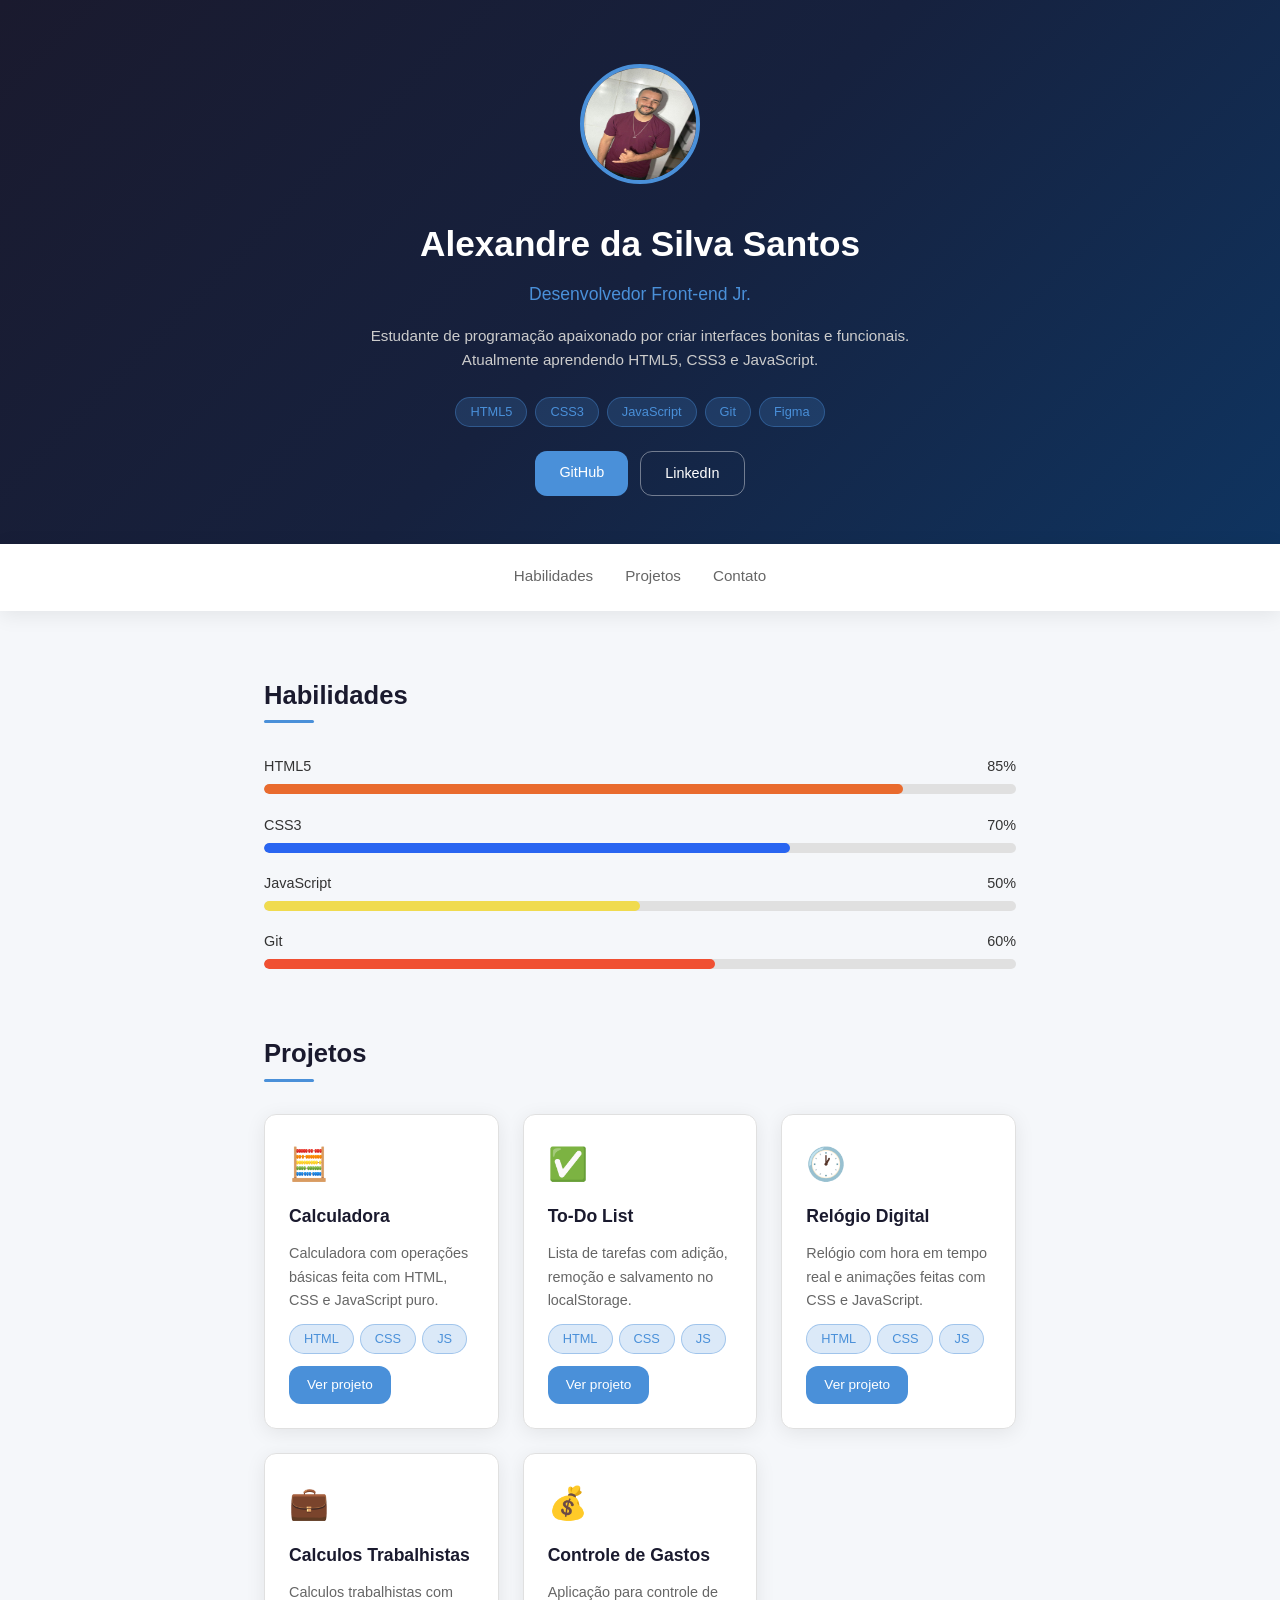
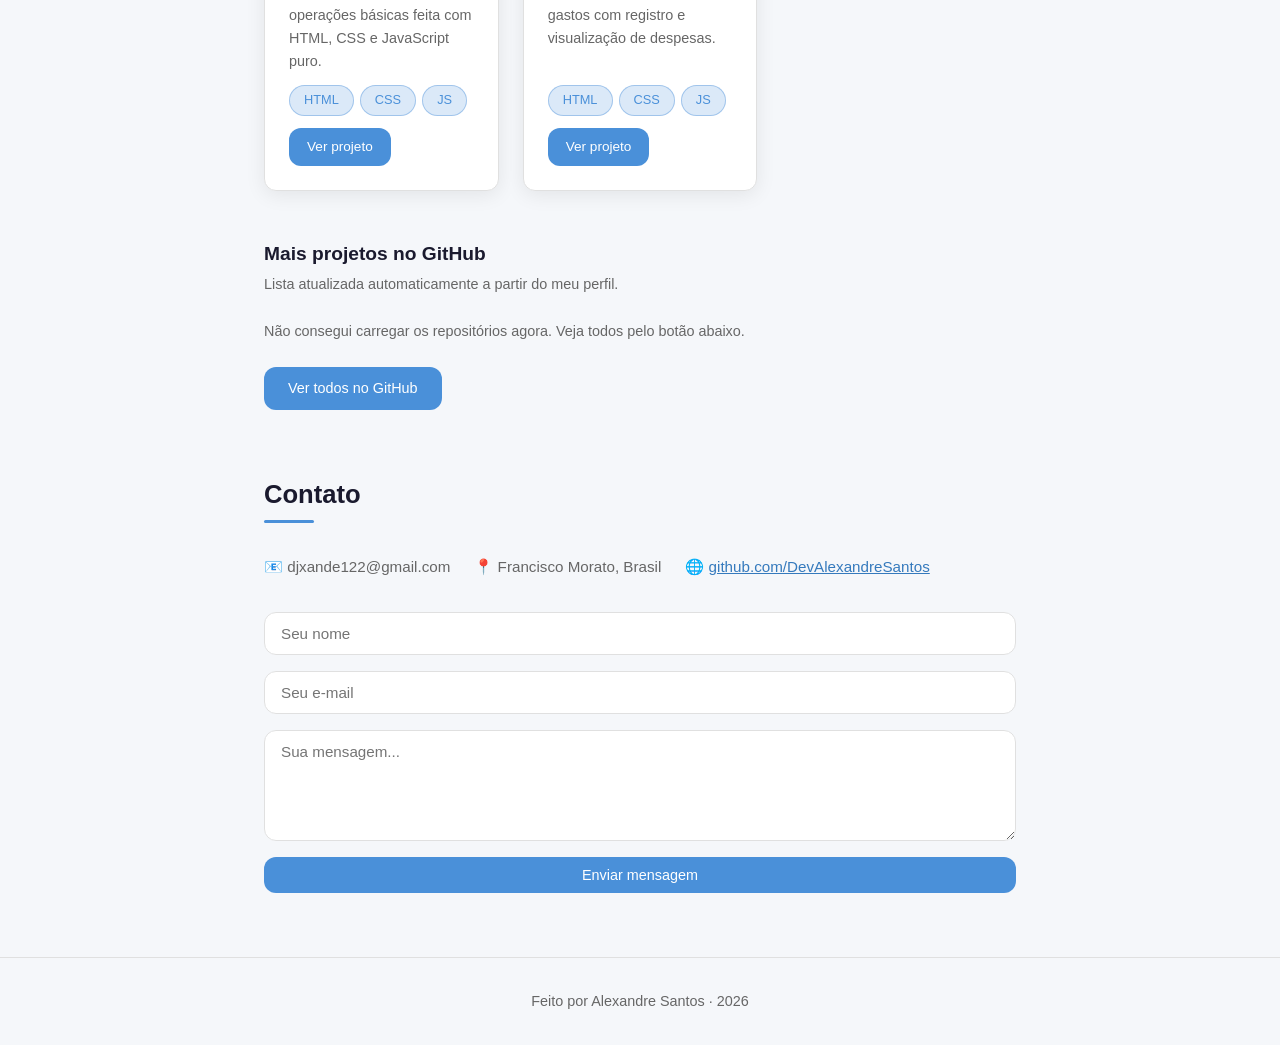
<file: index.html>
<!doctype html>
<html lang="pt-BR">
  <head>
    <meta charset="UTF-8" />
    <meta name="viewport" content="width=device-width, initial-scale=1.0" />
    <title>Meu Perfil</title>
    <link rel="stylesheet" href="styles.css" />
  </head>
  <body>
    <!-- ===== CABEÇALHO / HERO ===== -->
    <header class="hero">
      <img src="img/Avatar.jpg" alt="Foto de perfil" class="avatar" />
      <h1>Alexandre da Silva Santos</h1>
      <p class="cargo">Desenvolvedor Front-end Jr.</p>
      <p class="bio">
        Estudante de programação apaixonado por criar interfaces bonitas e
        funcionais. Atualmente aprendendo HTML5, CSS3 e JavaScript.
      </p>

      <!-- Tags de tecnologias -->
      <div class="tags">
        <span class="tag">HTML5</span>
        <span class="tag">CSS3</span>
        <span class="tag">JavaScript</span>
        <span class="tag">Git</span>
        <span class="tag">Figma</span>
      </div>

      <!-- Botões de redes sociais -->
      <div class="botoes">
        <a
          href="https://github.com/DevAlexandreSantos"
          target="_blank"
          class="btn"
          >GitHub</a
        >
        <a
          href="https://www.linkedin.com/in/alexandre-da-silva-santos-99763a1a1/"
          target="_blank"
          class="btn btn-secundario"
          >LinkedIn</a
        >
      </div>
    </header>

    <!-- ===== NAVEGAÇÃO ===== -->
    <nav class="nav">
      <a href="#habilidades">Habilidades</a>
      <a href="#projetos">Projetos</a>
      <a href="#contato">Contato</a>
    </nav>

    <main>
      <!-- ===== HABILIDADES ===== -->
      <section id="habilidades" class="secao">
        <h2>Habilidades</h2>

        <div class="habilidade">
          <div class="habilidade-info">
            <span>HTML5</span>
            <span>85%</span>
          </div>
          <div class="barra-fundo">
            <div class="barra" style="width: 85%; background: #e96b2e"></div>
          </div>
        </div>

        <div class="habilidade">
          <div class="habilidade-info">
            <span>CSS3</span>
            <span>70%</span>
          </div>
          <div class="barra-fundo">
            <div class="barra" style="width: 70%; background: #2965f1"></div>
          </div>
        </div>

        <div class="habilidade">
          <div class="habilidade-info">
            <span>JavaScript</span>
            <span>50%</span>
          </div>
          <div class="barra-fundo">
            <div class="barra" style="width: 50%; background: #f0db4f"></div>
          </div>
        </div>

        <div class="habilidade">
          <div class="habilidade-info">
            <span>Git</span>
            <span>60%</span>
          </div>
          <div class="barra-fundo">
            <div class="barra" style="width: 60%; background: #f05032"></div>
          </div>
        </div>
      </section>

      <!-- ===== PROJETOS ===== -->
      <section id="projetos" class="secao">
        <h2>Projetos</h2>

        <div class="grid-projetos">
          <div class="card-projeto">
            <div class="card-emoji">🧮</div>
            <h3>Calculadora</h3>
            <p>
              Calculadora com operações básicas feita com HTML, CSS e JavaScript
              puro.
            </p>
            <div class="card-tags">
              <span class="tag">HTML</span>
              <span class="tag">CSS</span>
              <span class="tag">JS</span>
            </div>
            <a
              href="projetos/calculadora/index.html"
              class="btn btn-card"
              target="_blank"
              >Ver projeto</a
            >
          </div>

          <div class="card-projeto">
            <div class="card-emoji">✅</div>
            <h3>To-Do List</h3>
            <p>
              Lista de tarefas com adição, remoção e salvamento no localStorage.
            </p>
            <div class="card-tags">
              <span class="tag">HTML</span>
              <span class="tag">CSS</span>
              <span class="tag">JS</span>
            </div>
            <a
              href="projetos/to-do/index.html"
              class="btn btn-card"
              target="_blank"
              >Ver projeto</a
            >
          </div>

          <div class="card-projeto">
            <div class="card-emoji">🕐</div>
            <h3>Relógio Digital</h3>
            <p>
              Relógio com hora em tempo real e animações feitas com CSS e
              JavaScript.
            </p>
            <div class="card-tags">
              <span class="tag">HTML</span>
              <span class="tag">CSS</span>
              <span class="tag">JS</span>
            </div>
            <a
              href="projetos/relogio/index.html"
              class="btn btn-card"
              target="_blank"
              >Ver projeto</a
            >
          </div>

          <div class="card-projeto">
            <div class="card-emoji">💼</div>
            <h3>Calculos Trabalhistas</h3>
            <p>
              Calculos trabalhistas com operações básicas feita com HTML, CSS e
              JavaScript puro.
            </p>
            <div class="card-tags">
              <span class="tag">HTML</span>
              <span class="tag">CSS</span>
              <span class="tag">JS</span>
            </div>
            <a
              href="projetos/trabalhista/index.html"
              class="btn btn-card"
              target="_blank"
              >Ver projeto</a
            >
          </div>

          <div class="card-projeto">
            <div class="card-emoji">💰</div>
            <h3>Controle de Gastos</h3>
            <p>
              Aplicação para controle de gastos com registro e visualização de
              despesas.
            </p>
            <div class="card-tags">
              <span class="tag">HTML</span>
              <span class="tag">CSS</span>
              <span class="tag">JS</span>
            </div>
            <a
              href="projetos/controle-financeiro/index.html"
              class="btn btn-card"
              target="_blank"
              >Ver projeto</a
            >
          </div>
        </div>

        <!-- Lista automática: repositórios públicos do GitHub (ver script.js) -->
        <div class="github-projetos">
          <h3>Mais projetos no GitHub</h3>
          <p class="github-texto">
            Lista atualizada automaticamente a partir do meu perfil.
          </p>
          <div id="repos-github" class="grid-projetos" aria-live="polite">
            <p class="repos-status">Carregando repositórios...</p>
          </div>
          <a
            href="https://github.com/DevAlexandreSantos?tab=repositories"
            class="btn btn-github"
            target="_blank"
            rel="noopener"
            >Ver todos no GitHub</a
          >
        </div>
      </section>

      <!-- ===== CONTATO ===== -->
      <section id="contato" class="secao">
        <h2>Contato</h2>

        <div class="contato-info">
          <p>📧 djxande122@gmail.com</p>
          <p>📍 Francisco Morato, Brasil</p>
          <p>
            🌐
            <a
              href="https://github.com/DevAlexandreSantos"
              target="_blank"
              rel="noopener"
              >github.com/DevAlexandreSantos</a
            >
          </p>
        </div>

        <!-- Formulário simples -->
        <form
          id="formulario"
          class="formulario"
          data-destino="djxande122@gmail.com"
        >
          <input type="text" id="nome" placeholder="Seu nome" required />
          <input type="email" id="email" placeholder="Seu e-mail" required />
          <textarea
            id="mensagem"
            placeholder="Sua mensagem..."
            rows="5"
            required
          ></textarea>
          <button type="submit" class="btn">Enviar mensagem</button>
        </form>

        <p id="mensagem-enviada" class="mensagem-enviada" hidden>
          ✅ Mensagem enviada com sucesso!
        </p>
      </section>
    </main>

    <!-- ===== RODAPÉ ===== -->
    <footer class="rodape">
      <p>Feito por Alexandre Santos · 2026</p>
    </footer>

    <script src="script.js"></script>
  </body>
</html>
</file>
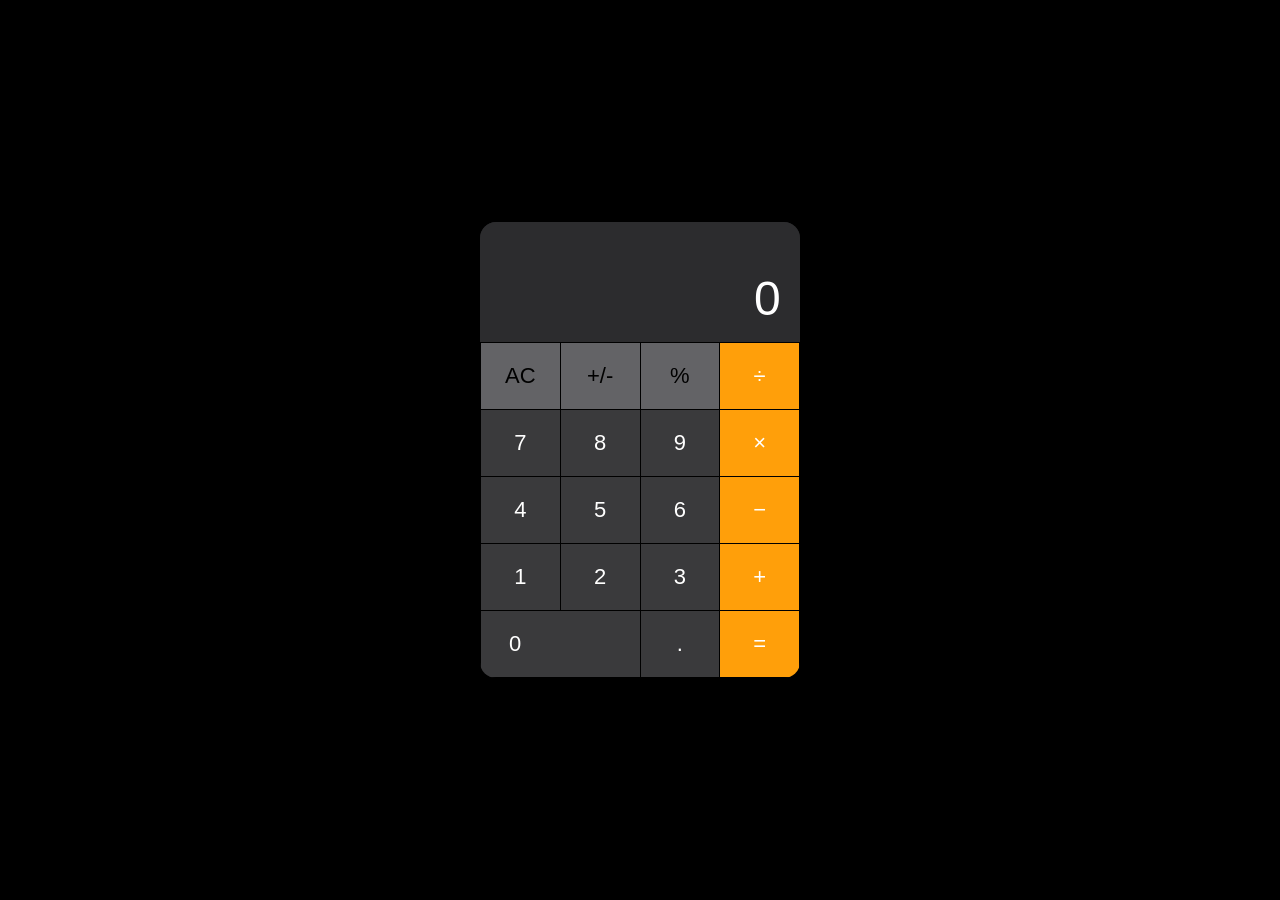
<file: projetos/calculadora/index.html>
<!doctype html>
<html lang="pt-BR">
  <head>
    <meta charset="UTF-8" />
    <meta name="viewport" content="width=device-width, initial-scale=1.0" />
    <title>Calculadora</title>
    <link rel="stylesheet" href="styles.css" />
  </head>
  <body>
    <div class="tela">
      <!-- CALCULADORA -->
      <div class="calculadora">
        <!-- VISOR -->
        <div class="visor">
          <p id="historico"></p>
          <p id="display">0</p>
        </div>

        <!-- BOTÕES -->
        <div class="botoes">
          <!-- Linha 1 -->
          <button class="btn btn-cinza" onclick="limpar()">AC</button>
          <button class="btn btn-cinza" onclick="inverter()">+/-</button>
          <button class="btn btn-cinza" onclick="porcentagem()">%</button>
          <button class="btn btn-laranja" onclick="operador('/')">÷</button>

          <!-- Linha 2 -->
          <button class="btn" onclick="digito('7')">7</button>
          <button class="btn" onclick="digito('8')">8</button>
          <button class="btn" onclick="digito('9')">9</button>
          <button class="btn btn-laranja" onclick="operador('*')">×</button>

          <!-- Linha 3 -->
          <button class="btn" onclick="digito('4')">4</button>
          <button class="btn" onclick="digito('5')">5</button>
          <button class="btn" onclick="digito('6')">6</button>
          <button class="btn btn-laranja" onclick="operador('-')">−</button>

          <!-- Linha 4 -->
          <button class="btn" onclick="digito('1')">1</button>
          <button class="btn" onclick="digito('2')">2</button>
          <button class="btn" onclick="digito('3')">3</button>
          <button class="btn btn-laranja" onclick="operador('+')">+</button>

          <!-- Linha 5 -->
          <button class="btn btn-zero" onclick="digito('0')">0</button>
          <button class="btn" onclick="ponto()">.</button>
          <button class="btn btn-laranja" onclick="calcular()">=</button>
        </div>
      </div>
    </div>

    <script src="script.js"></script>
  </body>
</html>
</file>
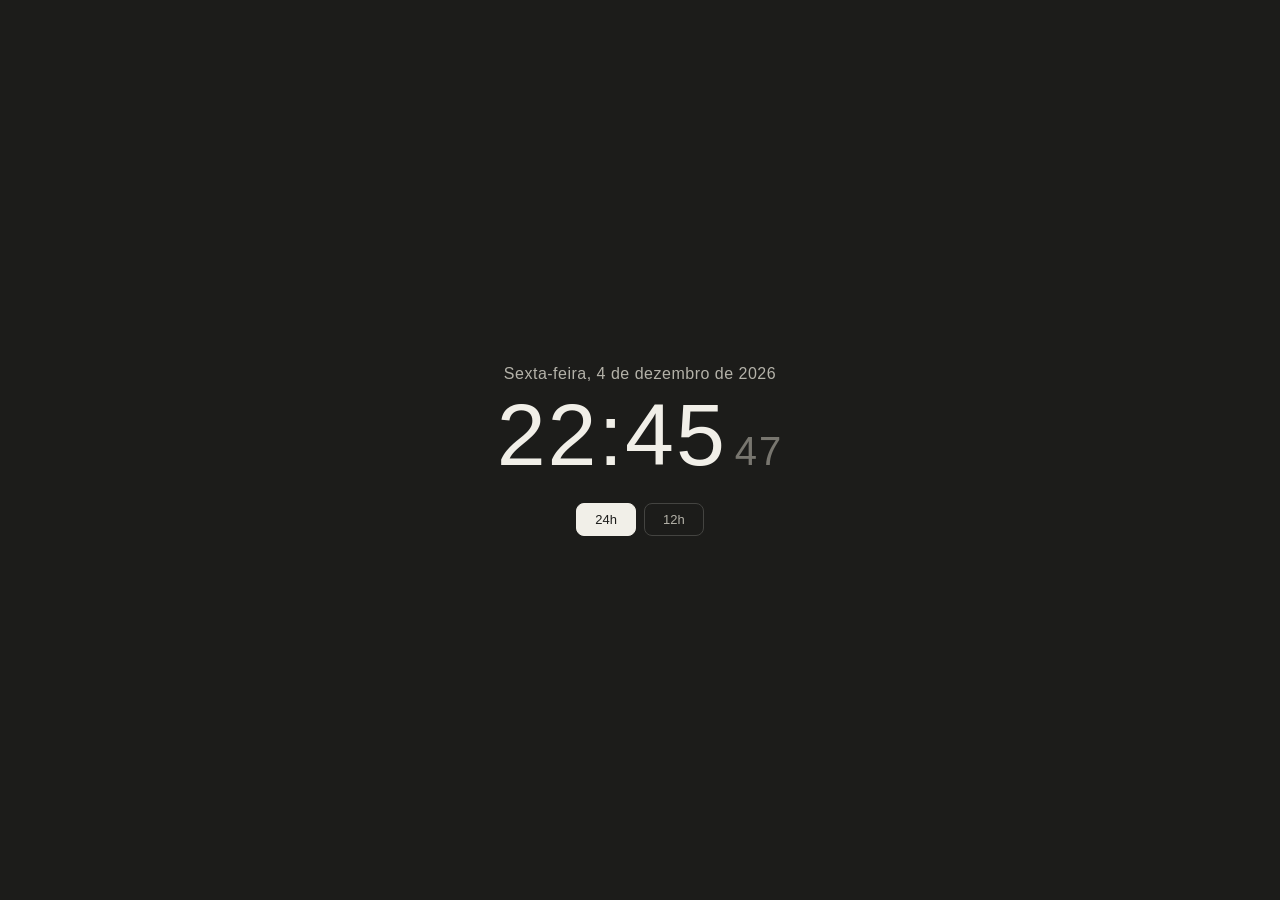
<file: projetos/relogio/index.html>
<!doctype html>
<html lang="pt-BR">
  <head>
    <meta charset="UTF-8" />
    <meta name="viewport" content="width=device-width, initial-scale=1.0" />
    <title>Relógio Digital</title>
    <style>
      * {
        box-sizing: border-box;
      }
      body {
        margin: 0;
        min-height: 100vh;
        display: flex;
        align-items: center;
        justify-content: center;
        background: #1c1c1a;
        font-family:
          -apple-system, BlinkMacSystemFont, "Segoe UI", Roboto, sans-serif;
      }
      .clock-wrap {
        text-align: center;
        color: #f1efe8;
        padding: 40px;
      }
      .date {
        font-size: 16px;
        color: #b4b2a9;
        margin-bottom: 8px;
        letter-spacing: 0.5px;
      }
      .time {
        font-size: 88px;
        font-weight: 500;
        font-variant-numeric: tabular-nums;
        letter-spacing: 2px;
        line-height: 1;
      }
      .time .sec {
        font-size: 40px;
        color: #78766f;
        margin-left: 8px;
      }
      .ampm {
        font-size: 28px;
        color: #7f77dd;
        margin-left: 12px;
        vertical-align: middle;
      }
      .controls {
        margin-top: 24px;
        display: flex;
        gap: 8px;
        justify-content: center;
      }
      button {
        background: transparent;
        border: 1px solid #444441;
        color: #b4b2a9;
        padding: 8px 18px;
        border-radius: 8px;
        font-size: 13px;
        cursor: pointer;
      }
      button.active {
        background: #f1efe8;
        color: #1c1c1a;
        border-color: #f1efe8;
      }
      @media (max-width: 480px) {
        .time {
          font-size: 56px;
        }
        .time .sec {
          font-size: 26px;
        }
        .ampm {
          font-size: 18px;
        }
      }
    </style>
  </head>
  <body>
    <div class="clock-wrap">
      <div class="date" id="date"></div>
      <div class="time" id="time"></div>
      <div class="controls">
        <button id="btn24" class="active" aria-pressed="true">24h</button>
        <button id="btn12" aria-pressed="false">12h</button>
      </div>
    </div>

    <script>
      let format24 = true;

      const timeEl = document.getElementById("time");
      const dateEl = document.getElementById("date");
      const btn24 = document.getElementById("btn24");
      const btn12 = document.getElementById("btn12");

      function pad(n) {
        return n.toString().padStart(2, "0");
      }

      function updateClock() {
        const now = new Date();
        const h = now.getHours();

        let hourDisplay,
          ampm = "";
        if (format24) {
          hourDisplay = pad(h);
        } else {
          hourDisplay = pad(h % 12 === 0 ? 12 : h % 12);
          ampm = h < 12 ? "AM" : "PM";
        }

        timeEl.innerHTML =
          `${hourDisplay}:${pad(now.getMinutes())}<span class="sec">${pad(now.getSeconds())}</span>` +
          (ampm ? `<span class="ampm">${ampm}</span>` : "");

        // "sábado, 19 de setembro de 2026" -> só a primeira letra em maiúscula
        const data = now.toLocaleDateString("pt-BR", {
          weekday: "long",
          day: "numeric",
          month: "long",
          year: "numeric",
        });
        dateEl.textContent = data.charAt(0).toUpperCase() + data.slice(1);
      }

      function setFormat(is24) {
        format24 = is24;
        btn24.classList.toggle("active", is24);
        btn12.classList.toggle("active", !is24);
        btn24.setAttribute("aria-pressed", is24);
        btn12.setAttribute("aria-pressed", !is24);
        updateClock();
      }

      btn24.addEventListener("click", () => setFormat(true));
      btn12.addEventListener("click", () => setFormat(false));

      updateClock();
      setInterval(updateClock, 1000);
    </script>
  </body>
</html>
</file>
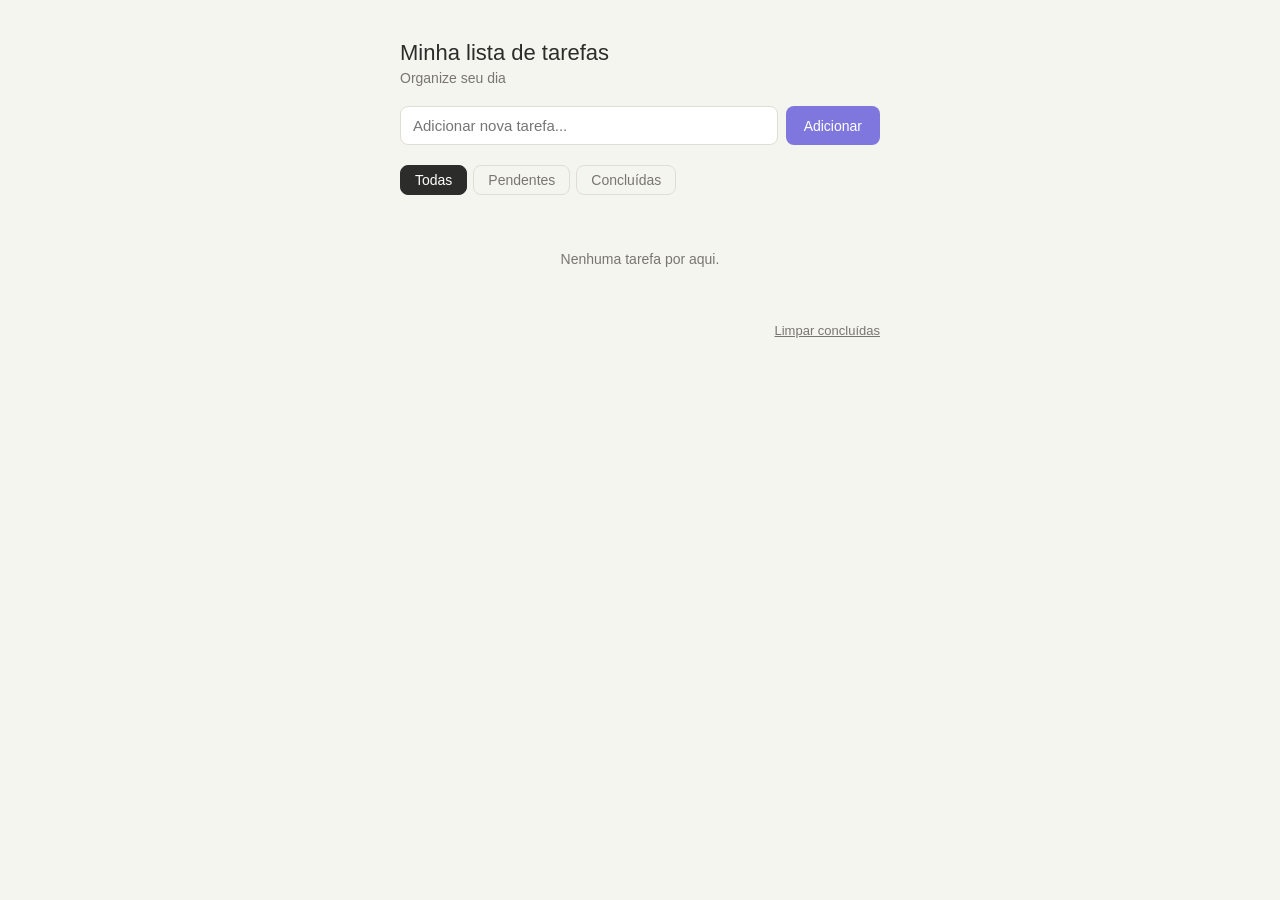
<file: projetos/to-do/index.html>
<!doctype html>
<html lang="pt-BR">
  <head>
    <meta charset="UTF-8" />
    <meta name="viewport" content="width=device-width, initial-scale=1.0" />
    <title>Minha Lista de Tarefas</title>
    <style>
      :root {
        --bg: #f5f5f0;
        --card: #ffffff;
        --border: #e0ddd4;
        --text: #2c2c2a;
        --muted: #78766f;
        --accent: #7f77dd;
        --accent-dark: #534ab7;
        --done: #9fe1cb;
        --done-dark: #0f6e56;
        --danger: #d85a30;
      }
      * {
        box-sizing: border-box;
      }
      body {
        margin: 0;
        font-family:
          -apple-system, BlinkMacSystemFont, "Segoe UI", Roboto, sans-serif;
        background: var(--bg);
        color: var(--text);
        display: flex;
        justify-content: center;
        padding: 40px 16px;
      }
      .app {
        width: 100%;
        max-width: 480px;
      }
      h1 {
        font-size: 22px;
        font-weight: 500;
        margin: 0 0 4px;
      }
      .subtitle {
        color: var(--muted);
        font-size: 14px;
        margin: 0 0 20px;
      }
      .input-row {
        display: flex;
        gap: 8px;
        margin-bottom: 20px;
      }
      input[type="text"] {
        flex: 1;
        padding: 10px 12px;
        border: 1px solid var(--border);
        border-radius: 8px;
        font-size: 15px;
        background: var(--card);
        color: var(--text);
      }
      input[type="text"]:focus {
        outline: none;
        border-color: var(--accent);
      }
      button {
        cursor: pointer;
        border: none;
        border-radius: 8px;
        font-size: 14px;
        font-weight: 500;
      }
      .add-btn {
        background: var(--accent);
        color: white;
        padding: 10px 18px;
      }
      .add-btn:hover {
        background: var(--accent-dark);
      }

      .filters {
        display: flex;
        gap: 6px;
        margin-bottom: 16px;
      }
      .filters button {
        background: transparent;
        border: 1px solid var(--border);
        color: var(--muted);
        padding: 6px 14px;
      }
      .filters button.active {
        background: var(--text);
        color: white;
        border-color: var(--text);
      }

      .list {
        display: flex;
        flex-direction: column;
        gap: 8px;
      }
      .item {
        display: flex;
        align-items: center;
        gap: 10px;
        background: var(--card);
        border: 1px solid var(--border);
        border-radius: 10px;
        padding: 12px 14px;
      }
      .checkbox {
        width: 20px;
        height: 20px;
        border-radius: 50%;
        border: 2px solid var(--border);
        flex-shrink: 0;
        cursor: pointer;
        display: flex;
        align-items: center;
        justify-content: center;
        background: var(--card);
        padding: 0;
      }
      .checkbox:focus-visible,
      .delete-btn:focus-visible,
      .add-btn:focus-visible,
      .filters button:focus-visible,
      .clear-btn:focus-visible {
        outline: 3px solid var(--accent);
        outline-offset: 2px;
      }
      .checkbox.checked {
        background: var(--done);
        border-color: var(--done-dark);
        color: var(--done-dark);
        font-size: 12px;
      }
      .item-text {
        flex: 1;
        font-size: 15px;
        word-break: break-word;
      }
      .item.done .item-text {
        text-decoration: line-through;
        color: var(--muted);
      }
      .delete-btn {
        background: transparent;
        color: var(--muted);
        padding: 4px 8px;
        font-size: 16px;
      }
      .delete-btn:hover {
        color: var(--danger);
      }

      .empty {
        text-align: center;
        color: var(--muted);
        padding: 40px 0;
        font-size: 14px;
      }

      .footer {
        margin-top: 16px;
        font-size: 13px;
        color: var(--muted);
        display: flex;
        justify-content: space-between;
        align-items: center;
      }
      .clear-btn {
        background: transparent;
        color: var(--muted);
        text-decoration: underline;
        font-size: 13px;
        padding: 0;
      }
      .clear-btn:hover {
        color: var(--danger);
      }
    </style>
  </head>
  <body>
    <div class="app">
      <h1>Minha lista de tarefas</h1>
      <p class="subtitle" id="subtitle">Carregando...</p>

      <div class="input-row">
        <input
          type="text"
          id="newTask"
          placeholder="Adicionar nova tarefa..."
        />
        <button class="add-btn" id="addBtn">Adicionar</button>
      </div>

      <div class="filters">
        <button data-filter="all" class="active">Todas</button>
        <button data-filter="pending">Pendentes</button>
        <button data-filter="done">Concluídas</button>
      </div>

      <div class="list" id="list"></div>
      <div class="empty" id="empty" style="display: none">
        Nenhuma tarefa por aqui.
      </div>

      <div class="footer">
        <span id="count"></span>
        <button class="clear-btn" id="clearDone">Limpar concluídas</button>
      </div>
    </div>

    <script>
      let tasks = [];
      let filter = "all";
      const STORAGE_KEY = "todo-tasks";

      function loadTasks() {
        try {
          tasks = JSON.parse(localStorage.getItem(STORAGE_KEY)) || [];
        } catch (e) {
          tasks = [];
        }
        document.getElementById("subtitle").textContent = "Organize seu dia";
        render();
      }

      function saveTasks() {
        try {
          localStorage.setItem(STORAGE_KEY, JSON.stringify(tasks));
        } catch (e) {
          console.error("Erro ao salvar", e);
        }
      }

      function addTask() {
        const input = document.getElementById("newTask");
        const text = input.value.trim();
        if (!text) return;
        tasks.unshift({ id: Date.now().toString(), text, done: false });
        input.value = "";
        saveTasks();
        render();
      }

      function toggleTask(id) {
        const t = tasks.find((t) => t.id === id);
        if (t) t.done = !t.done;
        saveTasks();
        render();
      }

      function deleteTask(id) {
        tasks = tasks.filter((t) => t.id !== id);
        saveTasks();
        render();
      }

      function clearDone() {
        tasks = tasks.filter((t) => !t.done);
        saveTasks();
        render();
      }

      function render() {
        const list = document.getElementById("list");
        const empty = document.getElementById("empty");
        let filtered = tasks;
        if (filter === "pending") filtered = tasks.filter((t) => !t.done);
        if (filter === "done") filtered = tasks.filter((t) => t.done);

        list.innerHTML = "";
        if (filtered.length === 0) {
          empty.style.display = "block";
        } else {
          empty.style.display = "none";
          filtered.forEach((t) => {
            const item = document.createElement("div");
            item.className = "item" + (t.done ? " done" : "");
            item.innerHTML = `
        <button type="button" class="checkbox ${t.done ? "checked" : ""}" data-id="${t.id}"
          role="checkbox" aria-checked="${t.done}" aria-label="Marcar como concluída">${t.done ? "✓" : ""}</button>
        <div class="item-text">${escapeHtml(t.text)}</div>
        <button type="button" class="delete-btn" data-id="${t.id}" aria-label="Excluir tarefa">✕</button>
      `;
            list.appendChild(item);
          });
        }

        const pending = tasks.filter((t) => !t.done).length;
        document.getElementById("count").textContent =
          tasks.length === 0
            ? ""
            : `${pending} pendente${pending !== 1 ? "s" : ""} de ${tasks.length}`;
      }

      function escapeHtml(str) {
        const div = document.createElement("div");
        div.textContent = str;
        return div.innerHTML;
      }

      document.getElementById("addBtn").addEventListener("click", addTask);
      document.getElementById("newTask").addEventListener("keydown", (e) => {
        if (e.key === "Enter") addTask();
      });
      document.getElementById("list").addEventListener("click", (e) => {
        const id = e.target.getAttribute("data-id");
        if (!id) return;
        if (e.target.classList.contains("checkbox")) toggleTask(id);
        if (e.target.classList.contains("delete-btn")) deleteTask(id);
      });
      document.querySelectorAll(".filters button").forEach((btn) => {
        btn.addEventListener("click", () => {
          document
            .querySelectorAll(".filters button")
            .forEach((b) => b.classList.remove("active"));
          btn.classList.add("active");
          filter = btn.getAttribute("data-filter");
          render();
        });
      });
      document.getElementById("clearDone").addEventListener("click", clearDone);

      loadTasks();
    </script>
  </body>
</html>
</file>
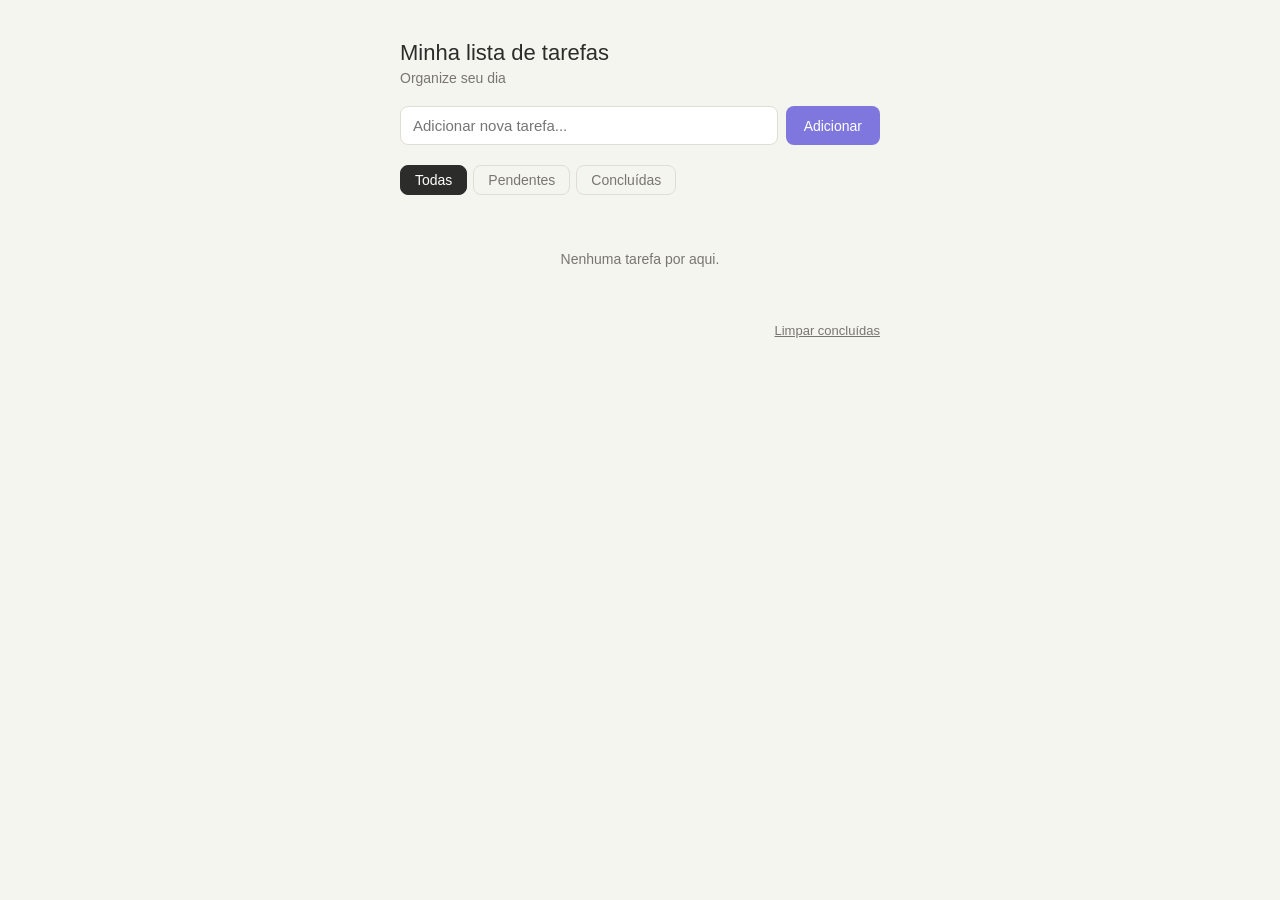
<file: index2.html>
<!DOCTYPE html>
<html lang="pt-BR">
<head>
<meta charset="UTF-8">
<title>Minha Lista de Tarefas</title>
<style>
  :root {
    --bg: #f5f5f0;
    --card: #ffffff;
    --border: #e0ddd4;
    --text: #2c2c2a;
    --muted: #78766f;
    --accent: #7f77dd;
    --accent-dark: #534ab7;
    --done: #9fe1cb;
    --done-dark: #0f6e56;
    --danger: #d85a30;
  }
  * { box-sizing: border-box; }
  body {
    margin: 0;
    font-family: -apple-system, BlinkMacSystemFont, "Segoe UI", Roboto, sans-serif;
    background: var(--bg);
    color: var(--text);
    display: flex;
    justify-content: center;
    padding: 40px 16px;
  }
  .app {
    width: 100%;
    max-width: 480px;
  }
  h1 {
    font-size: 22px;
    font-weight: 500;
    margin: 0 0 4px;
  }
  .subtitle {
    color: var(--muted);
    font-size: 14px;
    margin: 0 0 20px;
  }
  .input-row {
    display: flex;
    gap: 8px;
    margin-bottom: 20px;
  }
  input[type="text"] {
    flex: 1;
    padding: 10px 12px;
    border: 1px solid var(--border);
    border-radius: 8px;
    font-size: 15px;
    background: var(--card);
    color: var(--text);
  }
  input[type="text"]:focus {
    outline: none;
    border-color: var(--accent);
  }
  button {
    cursor: pointer;
    border: none;
    border-radius: 8px;
    font-size: 14px;
    font-weight: 500;
  }
  .add-btn {
    background: var(--accent);
    color: white;
    padding: 10px 18px;
  }
  .add-btn:hover { background: var(--accent-dark); }

  .filters {
    display: flex;
    gap: 6px;
    margin-bottom: 16px;
  }
  .filters button {
    background: transparent;
    border: 1px solid var(--border);
    color: var(--muted);
    padding: 6px 14px;
  }
  .filters button.active {
    background: var(--text);
    color: white;
    border-color: var(--text);
  }

  .list {
    display: flex;
    flex-direction: column;
    gap: 8px;
  }
  .item {
    display: flex;
    align-items: center;
    gap: 10px;
    background: var(--card);
    border: 1px solid var(--border);
    border-radius: 10px;
    padding: 12px 14px;
  }
  .checkbox {
    width: 20px;
    height: 20px;
    border-radius: 50%;
    border: 2px solid var(--border);
    flex-shrink: 0;
    cursor: pointer;
    display: flex;
    align-items: center;
    justify-content: center;
    background: var(--card);
  }
  .checkbox.checked {
    background: var(--done);
    border-color: var(--done-dark);
    color: var(--done-dark);
    font-size: 12px;
  }
  .item-text {
    flex: 1;
    font-size: 15px;
    word-break: break-word;
  }
  .item.done .item-text {
    text-decoration: line-through;
    color: var(--muted);
  }
  .delete-btn {
    background: transparent;
    color: var(--muted);
    padding: 4px 8px;
    font-size: 16px;
  }
  .delete-btn:hover { color: var(--danger); }

  .empty {
    text-align: center;
    color: var(--muted);
    padding: 40px 0;
    font-size: 14px;
  }

  .footer {
    margin-top: 16px;
    font-size: 13px;
    color: var(--muted);
    display: flex;
    justify-content: space-between;
    align-items: center;
  }
  .clear-btn {
    background: transparent;
    color: var(--muted);
    text-decoration: underline;
    font-size: 13px;
    padding: 0;
  }
  .clear-btn:hover { color: var(--danger); }
</style>
</head>
<body>
<div class="app">
  <h1>Minha lista de tarefas</h1>
  <p class="subtitle" id="subtitle">Carregando...</p>

  <div class="input-row">
    <input type="text" id="newTask" placeholder="Adicionar nova tarefa..." />
    <button class="add-btn" id="addBtn">Adicionar</button>
  </div>

  <div class="filters">
    <button data-filter="all" class="active">Todas</button>
    <button data-filter="pending">Pendentes</button>
    <button data-filter="done">Concluídas</button>
  </div>

  <div class="list" id="list"></div>
  <div class="empty" id="empty" style="display:none;">Nenhuma tarefa por aqui.</div>

  <div class="footer">
    <span id="count"></span>
    <button class="clear-btn" id="clearDone">Limpar concluídas</button>
  </div>
</div>

<script>
let tasks = [];
let filter = 'all';
const STORAGE_KEY = 'todo-tasks';

async function loadTasks() {
  try {
    const result = await window.storage.get(STORAGE_KEY);
    tasks = result ? JSON.parse(result.value) : [];
  } catch (e) {
    tasks = [];
  }
  document.getElementById('subtitle').textContent = 'Organize seu dia';
  render();
}

async function saveTasks() {
  try {
    await window.storage.set(STORAGE_KEY, JSON.stringify(tasks));
  } catch (e) {
    console.error('Erro ao salvar', e);
  }
}

function addTask() {
  const input = document.getElementById('newTask');
  const text = input.value.trim();
  if (!text) return;
  tasks.unshift({ id: Date.now().toString(), text, done: false });
  input.value = '';
  saveTasks();
  render();
}

function toggleTask(id) {
  const t = tasks.find(t => t.id === id);
  if (t) t.done = !t.done;
  saveTasks();
  render();
}

function deleteTask(id) {
  tasks = tasks.filter(t => t.id !== id);
  saveTasks();
  render();
}

function clearDone() {
  tasks = tasks.filter(t => !t.done);
  saveTasks();
  render();
}

function render() {
  const list = document.getElementById('list');
  const empty = document.getElementById('empty');
  let filtered = tasks;
  if (filter === 'pending') filtered = tasks.filter(t => !t.done);
  if (filter === 'done') filtered = tasks.filter(t => t.done);

  list.innerHTML = '';
  if (filtered.length === 0) {
    empty.style.display = 'block';
  } else {
    empty.style.display = 'none';
    filtered.forEach(t => {
      const item = document.createElement('div');
      item.className = 'item' + (t.done ? ' done' : '');
      item.innerHTML = `
        <div class="checkbox ${t.done ? 'checked' : ''}" data-id="${t.id}">${t.done ? '✓' : ''}</div>
        <div class="item-text">${escapeHtml(t.text)}</div>
        <button class="delete-btn" data-id="${t.id}">✕</button>
      `;
      list.appendChild(item);
    });
  }

  const pending = tasks.filter(t => !t.done).length;
  document.getElementById('count').textContent =
    tasks.length === 0 ? '' : `${pending} pendente${pending !== 1 ? 's' : ''} de ${tasks.length}`;
}

function escapeHtml(str) {
  const div = document.createElement('div');
  div.textContent = str;
  return div.innerHTML;
}

document.getElementById('addBtn').addEventListener('click', addTask);
document.getElementById('newTask').addEventListener('keypress', (e) => {
  if (e.key === 'Enter') addTask();
});
document.getElementById('list').addEventListener('click', (e) => {
  const id = e.target.getAttribute('data-id');
  if (!id) return;
  if (e.target.classList.contains('checkbox')) toggleTask(id);
  if (e.target.classList.contains('delete-btn')) deleteTask(id);
});
document.querySelectorAll('.filters button').forEach(btn => {
  btn.addEventListener('click', () => {
    document.querySelectorAll('.filters button').forEach(b => b.classList.remove('active'));
    btn.classList.add('active');
    filter = btn.getAttribute('data-filter');
    render();
  });
});
document.getElementById('clearDone').addEventListener('click', clearDone);

loadTasks();
</script>
</body>
</html>
</file>
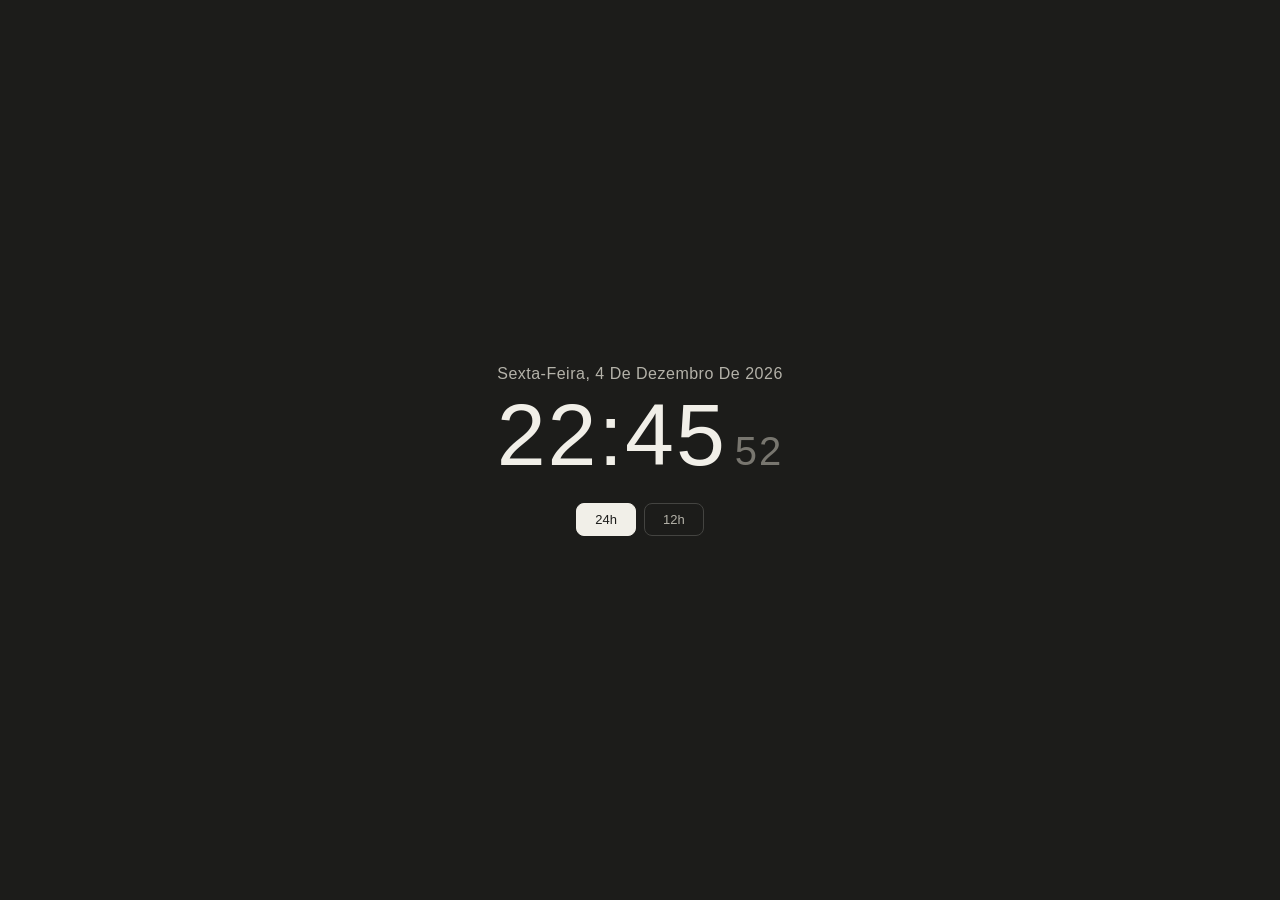
<file: index3.html>
<!DOCTYPE html>
<html lang="pt-BR">
<head>
<meta charset="UTF-8">
<title>Relógio Digital</title>
<style>
  * { box-sizing: border-box; }
  body {
    margin: 0;
    min-height: 100vh;
    display: flex;
    align-items: center;
    justify-content: center;
    background: #1c1c1a;
    font-family: -apple-system, BlinkMacSystemFont, "Segoe UI", Roboto, sans-serif;
  }
  .clock-wrap {
    text-align: center;
    color: #f1efe8;
    padding: 40px;
  }
  .date {
    font-size: 16px;
    color: #b4b2a9;
    margin-bottom: 8px;
    text-transform: capitalize;
    letter-spacing: 0.5px;
  }
  .time {
    font-size: 88px;
    font-weight: 500;
    font-variant-numeric: tabular-nums;
    letter-spacing: 2px;
    line-height: 1;
  }
  .time .sec {
    font-size: 40px;
    color: #78766f;
    margin-left: 8px;
  }
  .ampm {
    font-size: 28px;
    color: #7f77dd;
    margin-left: 12px;
    vertical-align: middle;
  }
  .controls {
    margin-top: 24px;
    display: flex;
    gap: 8px;
    justify-content: center;
  }
  button {
    background: transparent;
    border: 1px solid #444441;
    color: #b4b2a9;
    padding: 8px 18px;
    border-radius: 8px;
    font-size: 13px;
    cursor: pointer;
  }
  button.active {
    background: #f1efe8;
    color: #1c1c1a;
    border-color: #f1efe8;
  }
  @media (max-width: 480px) {
    .time { font-size: 56px; }
    .time .sec { font-size: 26px; }
    .ampm { font-size: 18px; }
  }
</style>
</head>
<body>
<div class="clock-wrap">
  <div class="date" id="date"></div>
  <div class="time" id="time"></div>
  <div class="controls">
    <button id="btn24" class="active">24h</button>
    <button id="btn12">12h</button>
  </div>
</div>

<script>
let format24 = true;

const diasSemana = ['domingo','segunda-feira','terça-feira','quarta-feira','quinta-feira','sexta-feira','sábado'];
const meses = ['janeiro','fevereiro','março','abril','maio','junho','julho','agosto','setembro','outubro','novembro','dezembro'];

function pad(n) { return n.toString().padStart(2, '0'); }

function updateClock() {
  const now = new Date();
  const h = now.getHours();
  const m = now.getMinutes();
  const s = now.getSeconds();

  let hourDisplay, ampm = '';
  if (format24) {
    hourDisplay = pad(h);
  } else {
    const h12 = h % 12 === 0 ? 12 : h % 12;
    hourDisplay = pad(h12);
    ampm = h < 12 ? 'AM' : 'PM';
  }

  document.getElementById('time').innerHTML =
    `${hourDisplay}:${pad(m)}<span class="sec">${pad(s)}</span>${ampm ? `<span class="ampm">${ampm}</span>` : ''}`;

  document.getElementById('date').textContent =
    `${diasSemana[now.getDay()]}, ${now.getDate()} de ${meses[now.getMonth()]} de ${now.getFullYear()}`;
}

document.getElementById('btn24').addEventListener('click', () => {
  format24 = true;
  document.getElementById('btn24').classList.add('active');
  document.getElementById('btn12').classList.remove('active');
  updateClock();
});
document.getElementById('btn12').addEventListener('click', () => {
  format24 = false;
  document.getElementById('btn12').classList.add('active');
  document.getElementById('btn24').classList.remove('active');
  updateClock();
});

updateClock();
setInterval(updateClock, 1000);
</script>
</body>
</html>
</file>
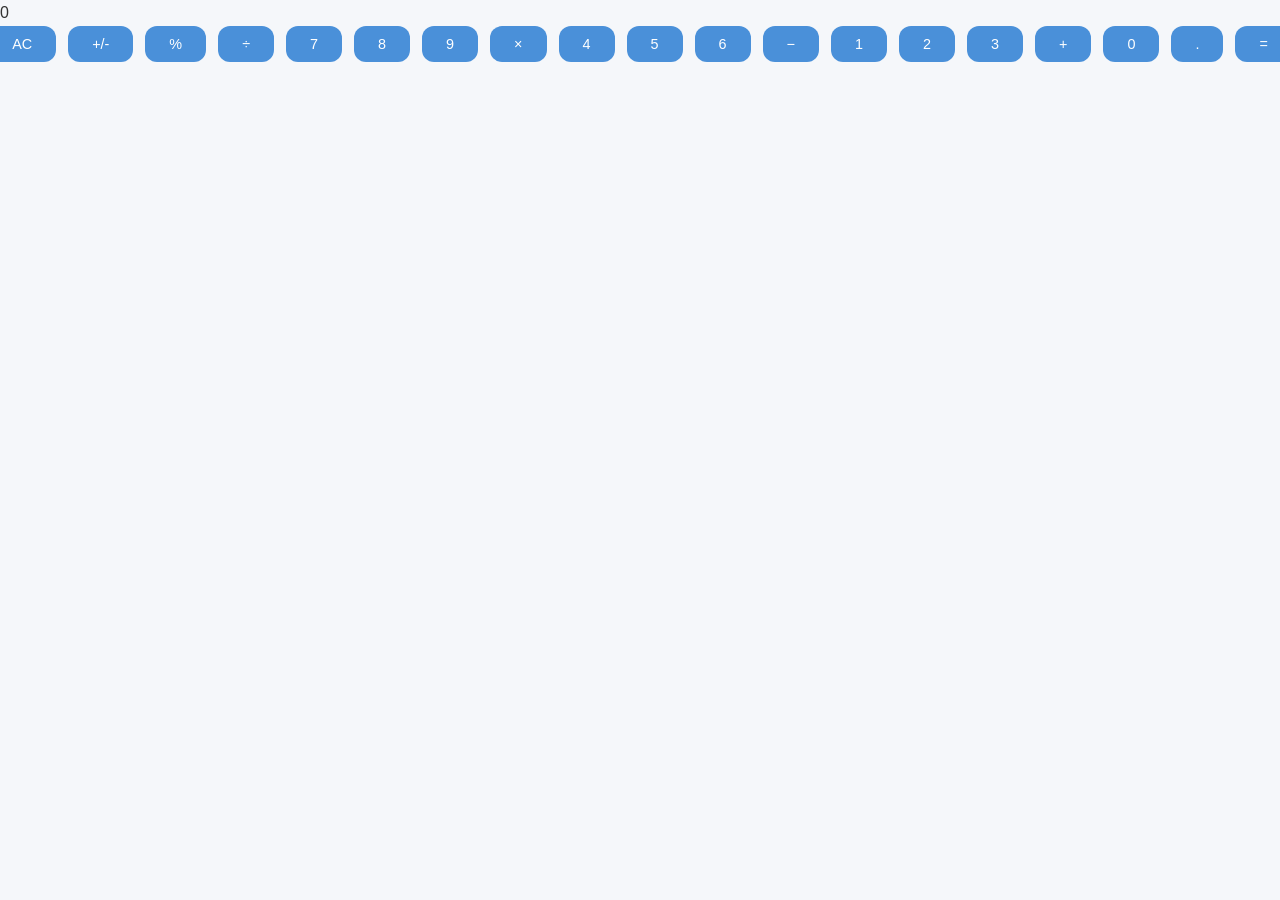
<file: index4.html>
<!DOCTYPE html>
<html lang="pt-BR">
<head>
  <meta charset="UTF-8" />
  <meta name="viewport" content="width=device-width, initial-scale=1.0" />
  <title>Calculadora</title>
  <link rel="stylesheet" href="styles.css" />
</head>
<body>

  <div class="tela">

    <!-- CALCULADORA -->
    <div class="calculadora">

      <!-- VISOR -->
      <div class="visor">
        <p id="historico"></p>
        <p id="display">0</p>
      </div>

      <!-- BOTÕES -->
      <div class="botoes">

        <!-- Linha 1 -->
        <button class="btn btn-cinza" onclick="limpar()">AC</button>
        <button class="btn btn-cinza" onclick="inverter()">+/-</button>
        <button class="btn btn-cinza" onclick="porcentagem()">%</button>
        <button class="btn btn-laranja" onclick="operador('/')">÷</button>

        <!-- Linha 2 -->
        <button class="btn" onclick="digito('7')">7</button>
        <button class="btn" onclick="digito('8')">8</button>
        <button class="btn" onclick="digito('9')">9</button>
        <button class="btn btn-laranja" onclick="operador('*')">×</button>

        <!-- Linha 3 -->
        <button class="btn" onclick="digito('4')">4</button>
        <button class="btn" onclick="digito('5')">5</button>
        <button class="btn" onclick="digito('6')">6</button>
        <button class="btn btn-laranja" onclick="operador('-')">−</button>

        <!-- Linha 4 -->
        <button class="btn" onclick="digito('1')">1</button>
        <button class="btn" onclick="digito('2')">2</button>
        <button class="btn" onclick="digito('3')">3</button>
        <button class="btn btn-laranja" onclick="operador('+')">+</button>

        <!-- Linha 5 -->
        <button class="btn btn-zero" onclick="digito('0')">0</button>
        <button class="btn" onclick="ponto()">.</button>
        <button class="btn btn-laranja" onclick="calcular()">=</button>

      </div>
    </div>

  </div>

  <script src="script.js"></script>
</body>
</html>
</file>
<file: styles.css>
/* ===========================
   VARIÁVEIS (cores e tamanhos)
   =========================== */
:root {
  --cor-primaria: #4a90d9;
  --cor-escura: #1a1a2e;
  --cor-texto: #333;
  --cor-texto-claro: #666;
  --cor-fundo: #f5f7fa;
  --cor-branco: #ffffff;
  --cor-borda: #e0e0e0;
  --sombra: 0 4px 20px rgba(0, 0, 0, 0.08);
  --raio: 12px;
  --transicao: 0.3s ease;
}

/* ===========================
   RESET E BASE
   =========================== */
* {
  margin: 0;
  padding: 0;
  box-sizing: border-box;
}

html {
  scroll-behavior: smooth; /* rolagem suave ao clicar nos links da nav */
}

body {
  font-family: "Segoe UI", Tahoma, Geneva, Verdana, sans-serif;
  background-color: var(--cor-fundo);
  color: var(--cor-texto);
  line-height: 1.6;
}

/* ===========================
   HERO (topo da página)
   =========================== */
.hero {
  background: linear-gradient(135deg, #1a1a2e 0%, #16213e 50%, #0f3460 100%);
  color: white;
  text-align: center;
  padding: 4rem 2rem 3rem;
}

.avatar {
  width: 120px;
  height: 120px;
  border-radius: 50%;
  border: 4px solid var(--cor-primaria);
  margin-bottom: 1.5rem;
  /* Animação de entrada */
  animation: aparecer 0.8s ease forwards;
}

.hero h1 {
  font-size: 2.2rem;
  font-weight: 700;
  margin-bottom: 0.5rem;
  animation: subir 0.8s ease 0.2s both;
}

.cargo {
  color: var(--cor-primaria);
  font-size: 1.1rem;
  font-weight: 500;
  margin-bottom: 1rem;
  animation: subir 0.8s ease 0.3s both;
}

.bio {
  max-width: 550px;
  margin: 0 auto 1.5rem;
  color: #ccc;
  font-size: 0.95rem;
  animation: subir 0.8s ease 0.4s both;
}

/* ===========================
   TAGS DE TECNOLOGIA
   =========================== */
.tags {
  display: flex;
  flex-wrap: wrap;
  gap: 8px;
  justify-content: center;
  margin-bottom: 1.5rem;
  animation: subir 0.8s ease 0.5s both;
}

.tag {
  background: rgba(74, 144, 217, 0.2);
  color: var(--cor-primaria);
  border: 1px solid rgba(74, 144, 217, 0.4);
  padding: 4px 14px;
  border-radius: 99px;
  font-size: 0.8rem;
  font-weight: 500;
}

/* ===========================
   BOTÕES
   =========================== */
.botoes {
  display: flex;
  gap: 12px;
  justify-content: center;
  animation: subir 0.8s ease 0.6s both;
}

.btn {
  display: inline-block;
  padding: 10px 24px;
  background: var(--cor-primaria);
  color: white;
  text-decoration: none;
  border-radius: var(--raio);
  font-size: 0.9rem;
  font-weight: 500;
  border: none;
  cursor: pointer;
  transition:
    background var(--transicao),
    transform var(--transicao);
}

.btn:hover {
  background: #357abd;
  transform: translateY(-2px); /* sobe levemente no hover */
}

.btn-secundario {
  background: transparent;
  border: 1px solid rgba(255, 255, 255, 0.4);
}

.btn-secundario:hover {
  background: rgba(255, 255, 255, 0.1);
}

.btn-card {
  font-size: 0.85rem;
  padding: 8px 18px;
  margin-top: auto;
  align-self: flex-start;
}

/* ===========================
   NAVEGAÇÃO
   =========================== */
.nav {
  background: var(--cor-branco);
  display: flex;
  justify-content: center;
  gap: 2rem;
  padding: 1rem;
  box-shadow: var(--sombra);
  position: sticky; /* fica fixo no topo ao rolar */
  top: 0;
  z-index: 100;
}

.nav a {
  text-decoration: none;
  color: var(--cor-texto-claro);
  font-size: 0.95rem;
  font-weight: 500;
  padding: 4px 0;
  border-bottom: 2px solid transparent;
  transition:
    color var(--transicao),
    border-color var(--transicao);
}

.nav a:hover {
  color: var(--cor-primaria);
  border-bottom-color: var(--cor-primaria);
}

/* ===========================
   SEÇÕES
   =========================== */
.secao {
  max-width: 800px;
  margin: 4rem auto;
  padding: 0 1.5rem;
  /* Começa invisível — o JS vai animar */
  opacity: 0;
  transform: translateY(30px);
  transition:
    opacity 0.6s ease,
    transform 0.6s ease;
}

.secao.visivel {
  opacity: 1;
  transform: translateY(0);
}

.secao h2 {
  font-size: 1.6rem;
  font-weight: 700;
  margin-bottom: 2rem;
  color: var(--cor-escura);
  position: relative;
  padding-bottom: 0.5rem;
}

/* Linha decorativa embaixo do título */
.secao h2::after {
  content: "";
  position: absolute;
  bottom: 0;
  left: 0;
  width: 50px;
  height: 3px;
  background: var(--cor-primaria);
  border-radius: 2px;
}

/* ===========================
   HABILIDADES (barras)
   =========================== */
.habilidade {
  margin-bottom: 1.2rem;
}

.habilidade-info {
  display: flex;
  justify-content: space-between;
  margin-bottom: 6px;
  font-size: 0.9rem;
  font-weight: 500;
}

.barra-fundo {
  background: var(--cor-borda);
  border-radius: 99px;
  height: 10px;
  overflow: hidden;
}

.barra {
  height: 100%;
  border-radius: 99px;
  width: 0; /* começa em 0 — JS vai animar até o valor real */
  transition: width 1.2s ease;
}

/* ===========================
   PROJETOS (grid de cards)
   =========================== */
.grid-projetos {
  display: grid;
  grid-template-columns: repeat(auto-fit, minmax(220px, 1fr));
  gap: 1.5rem;
}

.card-projeto {
  background: var(--cor-branco);
  border-radius: var(--raio);
  padding: 1.5rem;
  box-shadow: var(--sombra);
  border: 1px solid var(--cor-borda);
  display: flex;
  flex-direction: column;
  gap: 0.75rem;
  transition:
    transform var(--transicao),
    box-shadow var(--transicao);
}

.card-projeto:hover {
  transform: translateY(-6px);
  box-shadow: 0 12px 30px rgba(0, 0, 0, 0.12);
}

.card-emoji {
  font-size: 2rem;
}

.card-projeto h3 {
  font-size: 1.1rem;
  font-weight: 600;
  color: var(--cor-escura);
}

.card-projeto p {
  font-size: 0.9rem;
  color: var(--cor-texto-claro);
  flex: 1;
}

.card-tags {
  display: flex;
  gap: 6px;
  flex-wrap: wrap;
}

/* ===========================
   CONTATO
   =========================== */
.contato-info {
  display: flex;
  gap: 1.5rem;
  flex-wrap: wrap;
  margin-bottom: 2rem;
  font-size: 0.95rem;
  color: var(--cor-texto-claro);
}

.formulario {
  display: flex;
  flex-direction: column;
  gap: 1rem;
}

.formulario input,
.formulario textarea {
  padding: 12px 16px;
  border: 1px solid var(--cor-borda);
  border-radius: var(--raio);
  font-size: 0.95rem;
  font-family: inherit;
  background: var(--cor-branco);
  color: var(--cor-texto);
  transition:
    border-color var(--transicao),
    box-shadow var(--transicao);
  resize: vertical;
}

.formulario input:focus,
.formulario textarea:focus {
  outline: none;
  border-color: var(--cor-primaria);
  box-shadow: 0 0 0 3px rgba(74, 144, 217, 0.15);
}

.mensagem-enviada {
  margin-top: 1rem;
  color: #2e7d32;
  font-weight: 500;
  font-size: 0.95rem;
}

/* ===========================
   RODAPÉ
   =========================== */
.rodape {
  text-align: center;
  padding: 2rem;
  color: var(--cor-texto-claro);
  font-size: 0.9rem;
  border-top: 1px solid var(--cor-borda);
  margin-top: 4rem;
}

/* ===========================
   ANIMAÇÕES
   =========================== */
@keyframes aparecer {
  from {
    opacity: 0;
    transform: scale(0.8);
  }
  to {
    opacity: 1;
    transform: scale(1);
  }
}

@keyframes subir {
  from {
    opacity: 0;
    transform: translateY(20px);
  }
  to {
    opacity: 1;
    transform: translateY(0);
  }
}

/* ===========================
   RESPONSIVO (mobile)
   =========================== */
@media (max-width: 600px) {
  .hero h1 {
    font-size: 1.8rem;
  }
  .nav {
    gap: 1rem;
  }
  .contato-info {
    flex-direction: column;
    gap: 0.5rem;
  }
  .botoes {
    flex-direction: column;
    align-items: center;
  }
}

/* ===========================
   PROJETOS DO GITHUB (lista automática)
   =========================== */
.github-projetos {
  margin-top: 3rem;
}

.github-projetos h3 {
  font-size: 1.2rem;
  font-weight: 600;
  color: var(--cor-escura);
}

.github-texto {
  color: var(--cor-texto-claro);
  font-size: 0.9rem;
  margin: 0.25rem 0 1.5rem;
}

.repos-status {
  grid-column: 1 / -1; /* mensagem ocupa a linha inteira do grid */
  color: var(--cor-texto-claro);
  font-size: 0.9rem;
}

.btn-github {
  margin-top: 1.5rem;
}

.contato-info a {
  color: #357abd;
}

/* ===========================
   ACESSIBILIDADE
   =========================== */
.btn:focus-visible,
.nav a:focus-visible,
.contato-info a:focus-visible {
  outline: 3px solid var(--cor-primaria);
  outline-offset: 3px;
}

@media (prefers-reduced-motion: reduce) {
  html {
    scroll-behavior: auto;
  }
  *,
  *::before,
  *::after {
    animation-duration: 0.01ms !important;
    transition-duration: 0.01ms !important;
  }
}
</file>
<file: projetos/calculadora/styles.css>
/* ===========================
   VARIÁVEIS
   =========================== */
:root {
  --cor-fundo: #1c1c1e;
  --cor-visor: #2c2c2e;
  --cor-btn: #3a3a3c;
  --cor-btn-hover: #505052;
  --cor-cinza: #636366;
  --cor-cinza-hover: #7c7c80;
  --cor-laranja: #ff9f0a;
  --cor-laranja-hover: #ffb340;
  --cor-texto: #ffffff;
  --raio: 16px;
}

/* ===========================
   RESET E BASE
   =========================== */
* {
  margin: 0;
  padding: 0;
  box-sizing: border-box;
}

body {
  font-family: "Segoe UI", Helvetica, Arial, sans-serif;
  background-color: #000;
  display: flex;
  justify-content: center;
  align-items: center;
  min-height: 100vh;
}

/* ===========================
   CALCULADORA
   =========================== */
.tela {
  display: flex;
  justify-content: center;
  align-items: center;
  padding: 2rem;
}

.calculadora {
  background: var(--cor-fundo);
  border-radius: var(--raio);
  width: 320px;
  overflow: hidden;
  box-shadow: 0 20px 60px rgba(0, 0, 0, 0.6);
}

/* ===========================
   VISOR
   =========================== */
.visor {
  background: var(--cor-visor);
  padding: 1.5rem 1.2rem 1rem;
  text-align: right;
  min-height: 120px;
  display: flex;
  flex-direction: column;
  justify-content: flex-end;
}

#historico {
  font-size: 14px;
  color: #888;
  min-height: 20px;
  margin-bottom: 4px;
  word-break: break-all;
}

#display {
  font-size: 48px;
  font-weight: 300;
  color: var(--cor-texto);
  word-break: break-all;
  line-height: 1.1;
}

/* ===========================
   GRADE DE BOTÕES
   =========================== */
.botoes {
  display: grid;
  grid-template-columns: repeat(4, 1fr);
  gap: 1px;
  background: #000;
  padding: 1px;
}

/* ===========================
   BOTÕES
   =========================== */
.btn {
  background: var(--cor-btn);
  color: var(--cor-texto);
  border: none;
  font-size: 22px;
  font-weight: 400;
  padding: 20px 0;
  cursor: pointer;
  transition:
    background 0.15s,
    transform 0.1s;
  font-family: inherit;
}

.btn:hover {
  background: var(--cor-btn-hover);
}

.btn:active {
  transform: scale(0.94);
}

/* Botões cinza (AC, +/-, %) */
.btn-cinza {
  background: var(--cor-cinza);
  color: #000;
  font-weight: 500;
}

.btn-cinza:hover {
  background: var(--cor-cinza-hover);
}

/* Botões laranja (operadores) */
.btn-laranja {
  background: var(--cor-laranja);
  color: #fff;
  font-weight: 500;
}

.btn-laranja:hover {
  background: var(--cor-laranja-hover);
}

/* Botão 0 ocupa duas colunas */
.btn-zero {
  grid-column: span 2;
  text-align: left;
  padding-left: 28px;
}

/* ===========================
   RESPONSIVO
   =========================== */
@media (max-width: 400px) {
  .calculadora {
    width: 100%;
    border-radius: 0;
  }
  #display {
    font-size: 36px;
  }
  .btn {
    font-size: 18px;
    padding: 16px 0;
  }
}
</file>
